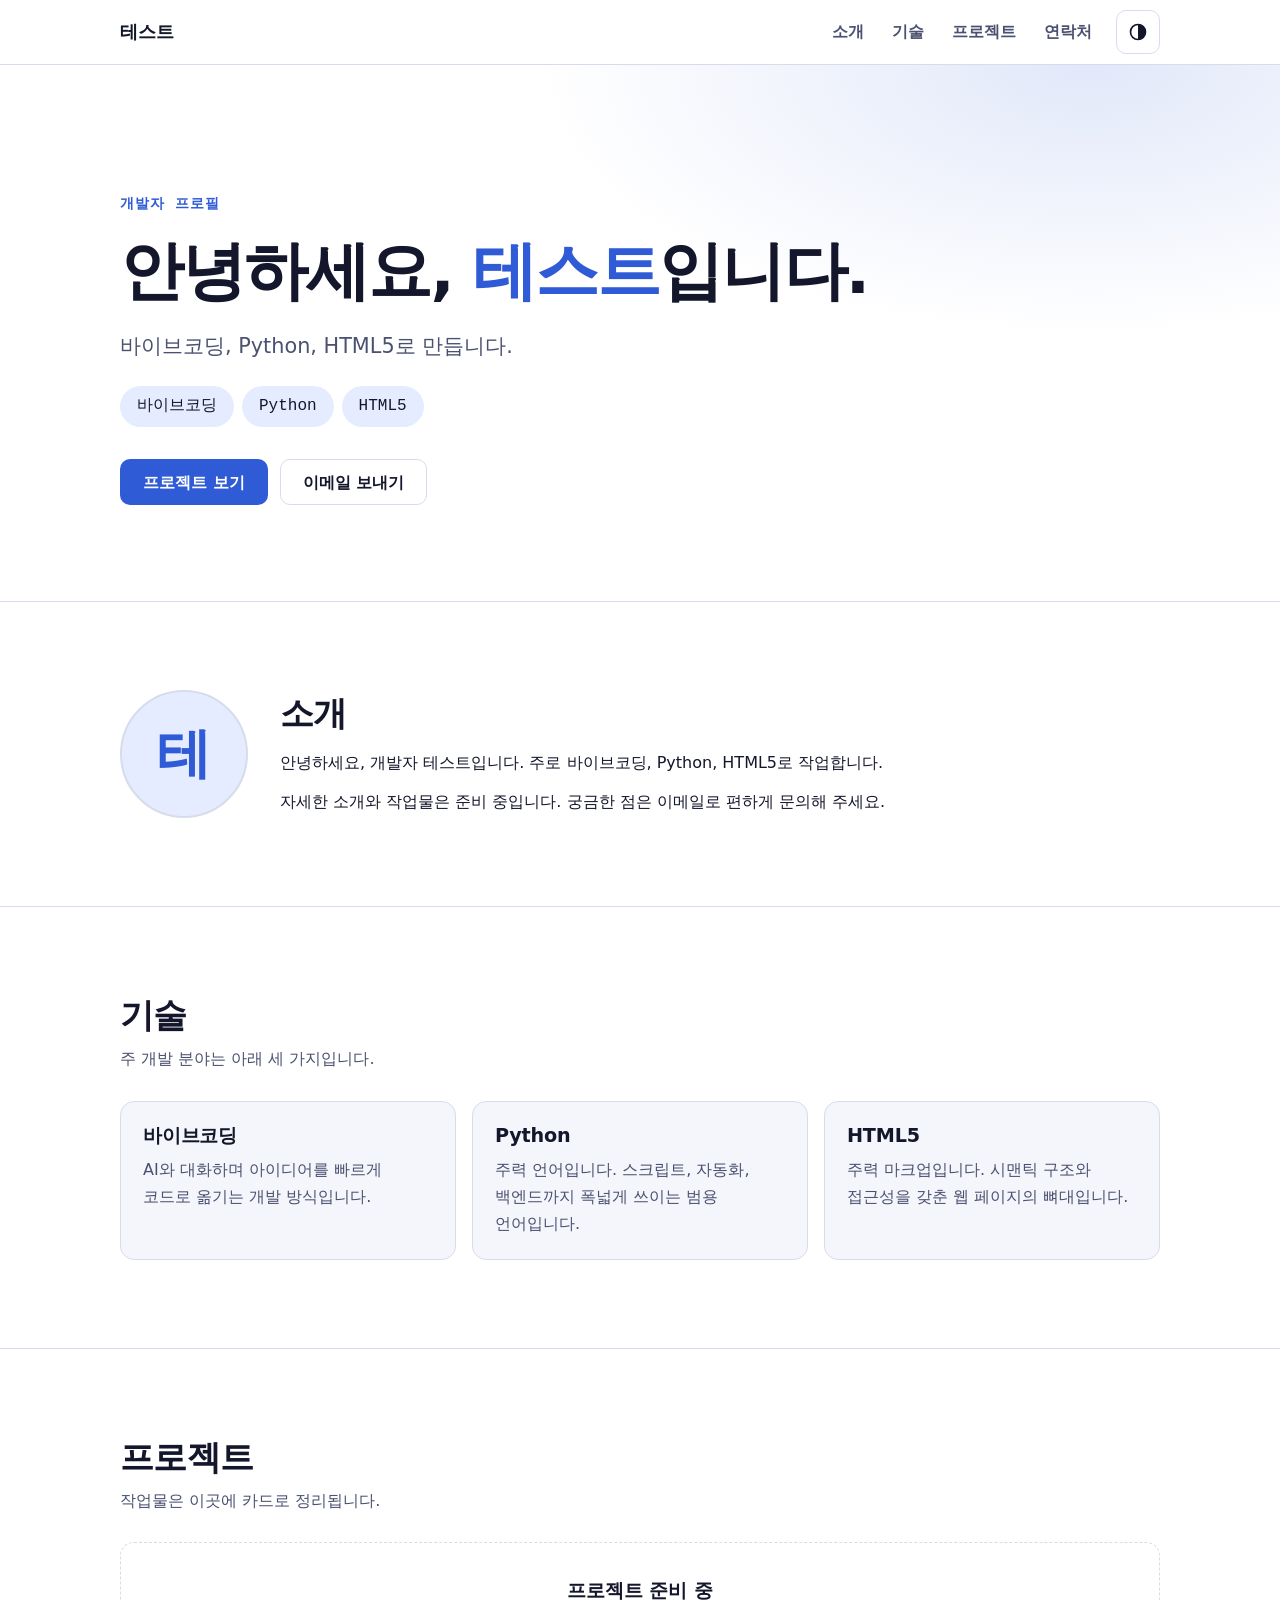
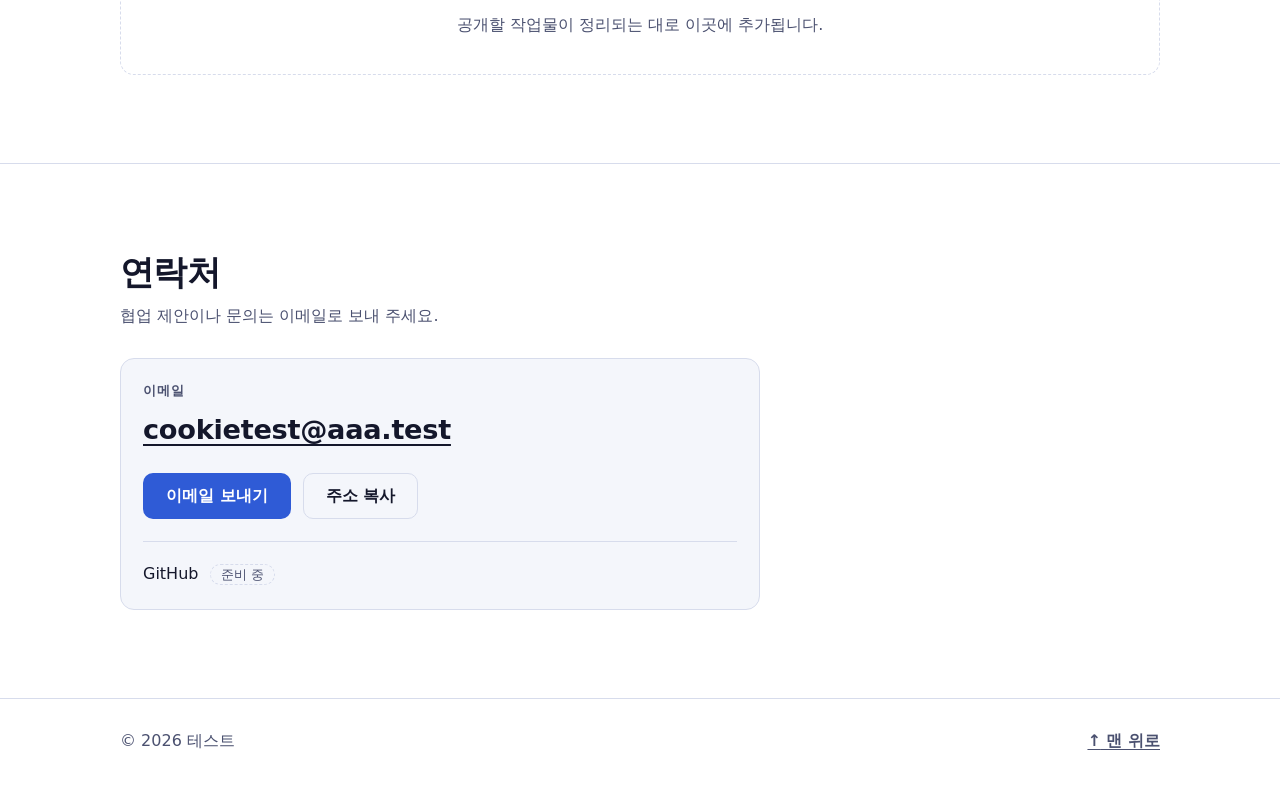
<file: DemoPort/index.html>
<!DOCTYPE html>
<html lang="ko">
<head>
  <meta charset="utf-8">
  <meta name="viewport" content="width=device-width, initial-scale=1">
  <title>테스트 | 바이브코딩 · Python · HTML5 개발자</title>
  <meta name="description" content="개발자 테스트의 프로필 사이트. 바이브코딩, Python, HTML5로 작업합니다.">
  <meta name="color-scheme" content="light dark">
  <meta name="theme-color" content="#ffffff" media="(prefers-color-scheme: light)">
  <meta name="theme-color" content="#0f1220" media="(prefers-color-scheme: dark)">

  <!-- Open Graph. og:image 는 배포 주소가 정해지면 절대 주소(https://…/assets/og-image.png)로 바꿔야 공유 미리보기가 안정적으로 뜬다. -->
  <meta property="og:type" content="website">
  <meta property="og:locale" content="ko_KR">
  <meta property="og:title" content="테스트 | 개발자 프로필">
  <meta property="og:description" content="바이브코딩, Python, HTML5로 작업하는 개발자 테스트의 프로필 사이트.">
  <meta property="og:image" content="assets/og-image.png">
  <meta property="og:image:width" content="1200">
  <meta property="og:image:height" content="630">
  <meta property="og:image:alt" content="테스트 — 바이브코딩 · Python · HTML5">
  <meta name="twitter:card" content="summary_large_image">

  <link rel="icon" href="assets/favicon.svg" type="image/svg+xml">
  <link rel="stylesheet" href="css/style.css">

  <!-- 화면이 그려지기 전에 실행해야 하는 아주 작은 스크립트: JS 사용 가능 표시 + 저장된 테마 복원 (깜빡임 방지) -->
  <script>
    (function () {
      var root = document.documentElement;
      root.classList.add('js');
      try {
        var saved = localStorage.getItem('demoport-theme');
        if (saved === 'light' || saved === 'dark') root.setAttribute('data-theme', saved);
      } catch (e) { /* 저장소를 못 써도 시스템 설정을 그대로 따른다 */ }
    })();
  </script>
  <script src="js/main.js" defer></script>
</head>

<body id="top">
  <a class="skip-link" href="#main">본문으로 건너뛰기</a>

  <header class="site-header" id="site-header">
    <div class="container header-inner">
      <a class="brand" href="#top">테스트</a>

      <nav class="site-nav" id="site-nav" aria-label="주 메뉴">
        <ul>
          <li><a href="#about">소개</a></li>
          <li><a href="#skills">기술</a></li>
          <li><a href="#projects">프로젝트</a></li>
          <li><a href="#contact">연락처</a></li>
        </ul>
      </nav>

      <div class="header-actions">
        <!-- 아래 두 버튼은 JavaScript 가 있을 때만 보인다 -->
        <button class="icon-btn theme-toggle" id="theme-toggle" type="button" aria-pressed="false">
          <svg viewBox="0 0 24 24" width="20" height="20" aria-hidden="true" focusable="false">
            <circle cx="12" cy="12" r="9" fill="none" stroke="currentColor" stroke-width="2"/>
            <path d="M12 3a9 9 0 0 1 0 18z" fill="currentColor"/>
          </svg>
          <span class="sr-only">다크 모드</span>
        </button>
        <button class="icon-btn menu-toggle" id="menu-toggle" type="button" aria-expanded="false" aria-controls="site-nav">
          <svg viewBox="0 0 24 24" width="20" height="20" aria-hidden="true" focusable="false">
            <path class="icon-menu" d="M4 7h16M4 12h16M4 17h16" fill="none" stroke="currentColor" stroke-width="2" stroke-linecap="round"/>
            <path class="icon-close" d="M6 6l12 12M18 6L6 18" fill="none" stroke="currentColor" stroke-width="2" stroke-linecap="round"/>
          </svg>
          <span class="sr-only">메뉴</span>
        </button>
      </div>
    </div>
  </header>

  <main id="main" tabindex="-1">

    <!-- ============================================================ 히어로 -->
    <section class="hero" aria-labelledby="hero-title">
      <div class="container">
        <p class="eyebrow">개발자 프로필</p>
        <h1 id="hero-title">안녕하세요, <span class="accent">테스트</span>입니다.</h1>
        <p class="lead">바이브코딩, Python, HTML5로 만듭니다.</p>

        <ul class="tags tags-lg" aria-label="주 개발 분야">
          <li>바이브코딩</li>
          <li>Python</li>
          <li>HTML5</li>
        </ul>

        <div class="actions">
          <a class="btn btn-primary" href="#projects">프로젝트 보기</a>
          <a class="btn btn-ghost" href="mailto:cookietest@aaa.test">이메일 보내기</a>
        </div>
      </div>
    </section>

    <!-- ============================================================ 소개 -->
    <section class="section" id="about" aria-labelledby="about-title">
      <div class="container about">
        <div class="avatar" aria-hidden="true">테</div>
        <div class="about-text">
          <h2 id="about-title">소개</h2>
          <p>안녕하세요, 개발자 테스트입니다. 주로 바이브코딩, Python, HTML5로 작업합니다.</p>
          <p>자세한 소개와 작업물은 준비 중입니다. 궁금한 점은 이메일로 편하게 문의해 주세요.</p>
        </div>
      </div>
    </section>

    <!-- ============================================================ 기술 -->
    <section class="section" id="skills" aria-labelledby="skills-title">
      <div class="container">
        <h2 id="skills-title">기술</h2>
        <p class="section-lead">주 개발 분야는 아래 세 가지입니다.</p>

        <ul class="skills">
          <li class="card skill">
            <h3>바이브코딩</h3>
            <p>AI와 대화하며 아이디어를 빠르게 코드로 옮기는 개발 방식입니다.</p>
          </li>
          <li class="card skill">
            <h3>Python</h3>
            <p>주력 언어입니다. 스크립트, 자동화, 백엔드까지 폭넓게 쓰이는 범용 언어입니다.</p>
          </li>
          <li class="card skill">
            <h3>HTML5</h3>
            <p>주력 마크업입니다. 시맨틱 구조와 접근성을 갖춘 웹 페이지의 뼈대입니다.</p>
          </li>
        </ul>
        <!-- 보조 기술(CSS3, JavaScript, Git 등)은 실제로 사용하는 것만 골라 아래처럼 추가한다.
        <ul class="tags" aria-label="보조 기술"><li>CSS3</li><li>JavaScript</li></ul>
        -->
      </div>
    </section>

    <!-- ============================================================ 프로젝트 -->
    <section class="section" id="projects" aria-labelledby="projects-title">
      <div class="container">
        <h2 id="projects-title">프로젝트</h2>
        <p class="section-lead">작업물은 이곳에 카드로 정리됩니다.</p>

        <ul class="cards">
          <li class="card card-empty">
            <h3>프로젝트 준비 중</h3>
            <p>공개할 작업물이 정리되는 대로 이곳에 추가됩니다.</p>
          </li>

          <!-- 프로젝트 카드 템플릿: 아래 <li> 블록을 복사해 내용만 바꾸면 카드가 늘어난다.
               (실제 프로젝트가 생기면 위의 "준비 중" 카드는 지운다)

          <li class="card">
            <article class="project">
              <h3>프로젝트 제목</h3>
              <p>한 줄 설명</p>
              <ul class="tags" aria-label="사용 기술"><li>Python</li><li>HTML5</li></ul>
              <p class="links">
                <a href="https://example.com/repo" target="_blank" rel="noopener noreferrer">프로젝트 제목 저장소 보기<span class="sr-only"> (새 탭)</span></a>
                <a href="https://example.com/demo" target="_blank" rel="noopener noreferrer">프로젝트 제목 데모 보기<span class="sr-only"> (새 탭)</span></a>
              </p>
            </article>
          </li>
          -->
        </ul>
      </div>
    </section>

    <!-- ============================================================ 연락처 -->
    <section class="section" id="contact" aria-labelledby="contact-title">
      <div class="container">
        <h2 id="contact-title">연락처</h2>
        <p class="section-lead">협업 제안이나 문의는 이메일로 보내 주세요.</p>

        <div class="card contact-card">
          <p class="contact-label">이메일</p>
          <p class="contact-mail"><a href="mailto:cookietest@aaa.test">cookietest@aaa.test</a></p>

          <div class="contact-actions">
            <a class="btn btn-primary" href="mailto:cookietest@aaa.test">이메일 보내기</a>
            <!-- 복사 버튼은 JavaScript 가 있을 때만 보인다 -->
            <button class="btn btn-ghost copy-btn" id="copy-btn" type="button" data-copy="cookietest@aaa.test">주소 복사</button>
            <span class="copy-status" id="copy-status" role="status" aria-live="polite"></span>
          </div>

          <ul class="links contact-links">
            <li>GitHub <span class="soon">준비 중</span></li>
          </ul>
        </div>
      </div>
    </section>

  </main>

  <footer class="site-footer">
    <div class="container footer-inner">
      <p>© <span id="year">2026</span> 테스트</p>
      <a href="#top"><span aria-hidden="true">↑</span> 맨 위로</a>
    </div>
  </footer>
</body>
</html>
</file>
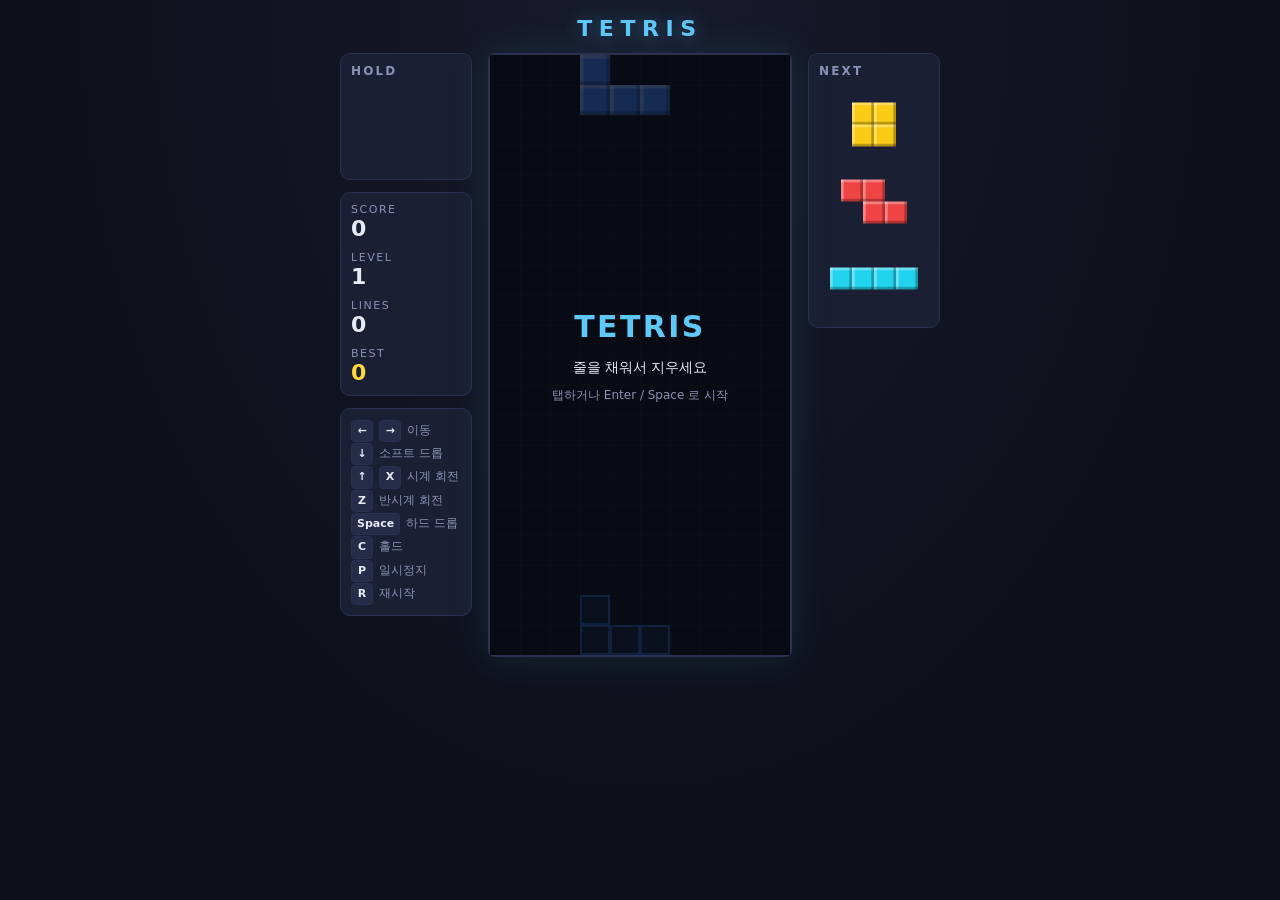
<file: Game01/tetris.html>
<!DOCTYPE html>
<html lang="ko">
<head>
<meta charset="UTF-8">
<meta name="viewport" content="width=device-width, initial-scale=1, viewport-fit=cover">
<title>테트리스</title>
<style>
  :root {
    --bg: #0d0f1a;
    --bg-2: #171a2b;
    --panel: #1b1f33;
    --panel-line: #2b3050;
    --fg: #e8ebf7;
    --muted: #8b92b3;
    --accent: #5ec8f8;
    --gold: #ffd93d;
    color-scheme: dark;
  }
  * { box-sizing: border-box; }
  html, body { height: 100%; margin: 0; }
  body {
    background: radial-gradient(ellipse at 50% 0%, var(--bg-2), var(--bg) 70%) fixed;
    color: var(--fg);
    font-family: "Segoe UI", "맑은 고딕", "Apple SD Gothic Neo", system-ui, sans-serif;
    display: flex;
    flex-direction: column;
    align-items: center;
    padding: 12px 16px 24px;
    -webkit-user-select: none;
    user-select: none;
  }
  h1.title {
    margin: 4px 0 12px;
    font-size: 22px;
    letter-spacing: .3em;
    color: var(--accent);
    text-shadow: 0 0 18px rgba(94, 200, 248, .45);
  }

  /* ---------------------------------------------------------- 레이아웃 */
  .game {
    display: flex;
    align-items: flex-start;
    justify-content: center;
    gap: 16px;
  }
  .side { width: 132px; display: flex; flex-direction: column; gap: 12px; }
  .panel {
    background: var(--panel);
    border: 1px solid var(--panel-line);
    border-radius: 10px;
    padding: 10px;
  }
  .panel h2 {
    margin: 0 0 8px;
    font-size: 12px;
    letter-spacing: .18em;
    color: var(--muted);
    font-weight: 600;
  }
  .panel canvas { display: block; width: 100%; height: auto; }

  .stat + .stat { margin-top: 10px; }
  .stat .label { font-size: 11px; letter-spacing: .14em; color: var(--muted); }
  .stat .value { font-size: 22px; font-weight: 700; font-variant-numeric: tabular-nums; }
  .stat.best .value { color: var(--gold); }

  .help { font-size: 12px; line-height: 1.85; color: var(--muted); }
  .help b {
    display: inline-block;
    min-width: 22px;
    padding: 0 5px;
    margin-right: 6px;
    text-align: center;
    color: var(--fg);
    background: #262b47;
    border: 1px solid var(--panel-line);
    border-radius: 4px;
    font-weight: 600;
    font-size: 11px;
  }

  .board-wrap {
    position: relative;
    border: 2px solid var(--panel-line);
    border-radius: 6px;
    box-shadow: 0 0 40px rgba(94, 200, 248, .12);
    line-height: 0;
  }
  #board {
    display: block;
    height: min(78vh, 600px);
    aspect-ratio: 1 / 2;
    width: auto;
    background: #0a0c16;
  }
  .overlay {
    position: absolute;
    inset: 0;
    display: flex;
    flex-direction: column;
    align-items: center;
    justify-content: center;
    gap: 10px;
    text-align: center;
    line-height: 1.4;
    background: rgba(8, 10, 20, .72);
    cursor: pointer;
  }
  .overlay.hidden { display: none; }
  .overlay .big { font-size: 30px; font-weight: 800; color: var(--accent); letter-spacing: .08em; }
  .overlay .sub { font-size: 14px; color: var(--fg); padding: 0 12px; }
  .overlay .hint { font-size: 12px; color: var(--muted); }

  /* ---------------------------------------------------------- 터치 버튼 */
  .touch {
    display: none;
    grid-template-columns: repeat(4, 1fr);
    gap: 8px;
    width: min(100%, 420px);
    margin-top: 14px;
  }
  .touch button {
    font: inherit;
    font-size: 20px;
    padding: 14px 0;
    color: var(--fg);
    background: var(--panel);
    border: 1px solid var(--panel-line);
    border-radius: 10px;
    touch-action: manipulation;
    -webkit-tap-highlight-color: transparent;
  }
  .touch button:active { background: #2a3050; }
  .touch button small { display: block; font-size: 10px; color: var(--muted); margin-top: 2px; }

  @media (pointer: coarse) {
    .touch { display: grid; }
    .help { display: none; }
  }
  @media (max-width: 700px) {
    body { padding: 8px 8px 20px; }
    h1.title { font-size: 18px; margin-bottom: 8px; }
    .game { gap: 8px; }
    .side { width: 76px; gap: 8px; }
    .panel { padding: 6px; }
    .stat .value { font-size: 15px; }
    .stat .label { font-size: 9px; letter-spacing: .08em; }
    .help { display: none; }
    /* 좁은 화면에서는 양옆 패널(76px×2)을 빼고 남는 가로폭에 맞춘다 (세로는 가로의 2배) */
    #board { width: min(calc(100vw - 200px), 30vh, 260px); height: auto; }
    .overlay .big { font-size: 22px; }
    .overlay .sub { font-size: 12px; }
  }
</style>
</head>
<body>
  <h1 class="title">TETRIS</h1>

  <main class="game">
    <aside class="side">
      <section class="panel">
        <h2>HOLD</h2>
        <canvas id="hold"></canvas>
      </section>
      <section class="panel">
        <div class="stat"><div class="label">SCORE</div><div class="value" id="score">0</div></div>
        <div class="stat"><div class="label">LEVEL</div><div class="value" id="level">1</div></div>
        <div class="stat"><div class="label">LINES</div><div class="value" id="lines">0</div></div>
        <div class="stat best"><div class="label">BEST</div><div class="value" id="best">0</div></div>
      </section>
      <section class="panel help">
        <div><b>←</b><b>→</b>이동</div>
        <div><b>↓</b>소프트 드롭</div>
        <div><b>↑</b><b>X</b>시계 회전</div>
        <div><b>Z</b>반시계 회전</div>
        <div><b>Space</b>하드 드롭</div>
        <div><b>C</b>홀드</div>
        <div><b>P</b>일시정지</div>
        <div><b>R</b>재시작</div>
      </section>
    </aside>

    <div class="board-wrap">
      <canvas id="board"></canvas>
      <div class="overlay" id="overlay">
        <div class="big" id="ovTitle"></div>
        <div class="sub" id="ovSub"></div>
        <div class="hint" id="ovHint"></div>
      </div>
    </div>

    <aside class="side">
      <section class="panel">
        <h2>NEXT</h2>
        <canvas id="next"></canvas>
      </section>
    </aside>
  </main>

  <div class="touch" aria-label="터치 조작">
    <button data-act="left">◀</button>
    <button data-act="down">▼<small>소프트</small></button>
    <button data-act="right">▶</button>
    <button data-act="hard">⤓<small>하드</small></button>
    <button data-act="ccw">↺</button>
    <button data-act="cw">↻</button>
    <button data-act="hold">HOLD</button>
    <button data-act="pause">||</button>
  </div>

<script>
(() => {
  'use strict';

  // ------------------------------------------------------------ 설정 값
  const COLS = 10, ROWS = 20, CELL = 30;
  const NEXT_COUNT = 3;
  const MINI = 24;                       // HOLD / NEXT 칸 크기
  const HOLD_W = 120, HOLD_H = 90;
  const NEXT_W = 120, NEXT_SLOT = 84;
  const CLEAR_MS = 260;                  // 줄이 사라지기 전 깜빡이는 시간
  const RESTART_GUARD_MS = 600;          // 게임 오버 직후 실수로 재시작되는 것을 막는다
  const LINE_SCORE = [0, 100, 300, 500, 800];   // 한 번에 지운 줄 수 → 기본 점수(× 레벨)
  const BEST_KEY = 'tetris-best-score';

  const COLORS = {
    I: '#22d3ee', O: '#facc15', T: '#a855f7', S: '#22c55e',
    Z: '#ef4444', J: '#3b82f6', L: '#f97316',
  };
  const SHAPES = {
    I: [[0,0,0,0], [1,1,1,1], [0,0,0,0], [0,0,0,0]],
    O: [[1,1], [1,1]],
    T: [[0,1,0], [1,1,1], [0,0,0]],
    S: [[0,1,1], [1,1,0], [0,0,0]],
    Z: [[1,1,0], [0,1,1], [0,0,0]],
    J: [[1,0,0], [1,1,1], [0,0,0]],
    L: [[0,0,1], [1,1,1], [0,0,0]],
  };
  // 회전 후 겹치면 차례로 시도하는 이동값(벽/바닥/다른 블록에서 밀어내기)
  const KICKS = [[0,0], [-1,0], [1,0], [0,-1], [-2,0], [2,0], [-1,-1], [1,-1]];

  const KEYMAP = {
    ArrowLeft: 'left', KeyA: 'left',
    ArrowRight: 'right', KeyD: 'right',
    ArrowDown: 'down', KeyS: 'down',
    ArrowUp: 'cw', KeyW: 'cw', KeyX: 'cw',
    KeyZ: 'ccw',
    Space: 'hard',
    KeyC: 'hold', ShiftLeft: 'hold', ShiftRight: 'hold',
    KeyP: 'pause', Escape: 'pause',
    Enter: 'start',
    KeyR: 'restart',
  };
  const REPEATABLE = new Set(['left', 'right', 'down']);   // 키를 누르고 있을 때 반복되는 동작

  // ------------------------------------------------------------ 화면 준비
  const $ = id => document.getElementById(id);

  function setupCanvas(canvas, w, h) {
    const dpr = window.devicePixelRatio || 1;
    canvas.width = Math.round(w * dpr);
    canvas.height = Math.round(h * dpr);
    const ctx = canvas.getContext('2d');
    ctx.scale(dpr, dpr);
    return ctx;
  }
  const bctx = setupCanvas($('board'), COLS * CELL, ROWS * CELL);
  const hctx = setupCanvas($('hold'), HOLD_W, HOLD_H);
  const nctx = setupCanvas($('next'), NEXT_W, NEXT_COUNT * NEXT_SLOT);

  const el = {
    score: $('score'), level: $('level'), lines: $('lines'), best: $('best'),
    overlay: $('overlay'), ovTitle: $('ovTitle'), ovSub: $('ovSub'), ovHint: $('ovHint'),
  };

  // ------------------------------------------------------------ 게임 상태
  let grid, cur, holdType, canHold, queue;
  let score, level, lines, best = 0;
  let state = 'ready';                 // ready | playing | paused | clearing | over
  let dropAcc = 0, clearRows = [], clearTimer = 0, overAt = 0, last = 0;

  try { best = Number(localStorage.getItem(BEST_KEY)) || 0; } catch (e) { /* 저장소를 못 써도 게임은 된다 */ }

  function forEachCell(m, fn) {
    for (let r = 0; r < m.length; r++)
      for (let c = 0; c < m[r].length; c++)
        if (m[r][c]) fn(r, c);
  }

  function shuffle(a) {
    for (let i = a.length - 1; i > 0; i--) {
      const j = Math.floor(Math.random() * (i + 1));
      [a[i], a[j]] = [a[j], a[i]];
    }
    return a;
  }

  // 7가지를 한 번씩 섞어서 내보내는 7-bag: 같은 블록이 오래 안 나오는 일이 없다
  function takeNext() {
    while (queue.length <= NEXT_COUNT) queue.push(...shuffle(Object.keys(SHAPES)));
    return queue.shift();
  }

  function makePiece(type) {
    const m = SHAPES[type].map(row => row.slice());
    const top = m.findIndex(row => row.some(Boolean));    // 위쪽 빈 줄은 판 밖으로 올려서 첫 줄에 붙인다
    return { type, m, x: Math.floor((COLS - m[0].length) / 2), y: -top };
  }

  function collide(m, x, y) {
    for (let r = 0; r < m.length; r++) {
      for (let c = 0; c < m[r].length; c++) {
        if (!m[r][c]) continue;
        const nx = x + c, ny = y + r;
        if (nx < 0 || nx >= COLS || ny >= ROWS) return true;
        if (ny >= 0 && grid[ny][nx]) return true;
      }
    }
    return false;
  }

  function rotateMatrix(m, dir) {
    const n = m.length;
    return m.map((_, r) => m.map((_, c) => (dir > 0 ? m[n - 1 - c][r] : m[c][n - 1 - r])));
  }

  function interval() {
    return Math.max(70, 800 - (level - 1) * 65);      // 레벨이 오를수록 빨리 떨어진다
  }

  function setState(s) {
    state = s;
    const o = el.overlay;
    o.classList.toggle('hidden', s === 'playing' || s === 'clearing');
    if (s === 'ready') {
      el.ovTitle.textContent = 'TETRIS';
      el.ovSub.textContent = '줄을 채워서 지우세요';
      el.ovHint.textContent = '탭하거나 Enter / Space 로 시작';
    } else if (s === 'paused') {
      el.ovTitle.textContent = '일시정지';
      el.ovSub.textContent = '';
      el.ovHint.textContent = '탭하거나 P / Enter 로 계속';
    } else if (s === 'over') {
      el.ovTitle.textContent = 'GAME OVER';
      el.ovSub.textContent = `점수 ${score.toLocaleString()}  ·  최고 ${best.toLocaleString()}`;
      el.ovHint.textContent = '탭하거나 Enter / R 로 다시 시작';
    }
  }

  // ------------------------------------------------------------ 게임 진행
  function reset() {
    grid = Array.from({ length: ROWS }, () => Array(COLS).fill(null));
    queue = [];
    holdType = null;
    score = 0; level = 1; lines = 0;
    dropAcc = 0; clearRows = []; clearTimer = 0;
    spawn();
  }

  function start() {
    reset();
    setState('playing');
  }

  function spawn() {
    cur = makePiece(takeNext());
    canHold = true;
    dropAcc = 0;
    if (collide(cur.m, cur.x, cur.y)) gameOver();
  }

  function gameOver() {
    if (score > best) {
      best = score;
      try { localStorage.setItem(BEST_KEY, String(best)); } catch (e) { /* 무시 */ }
    }
    overAt = performance.now();
    setState('over');
  }

  function move(dx, dy) {
    if (collide(cur.m, cur.x + dx, cur.y + dy)) return false;
    cur.x += dx;
    cur.y += dy;
    return true;
  }

  function rotate(dir) {
    if (cur.type === 'O') return;
    const nm = rotateMatrix(cur.m, dir);
    for (const [kx, ky] of KICKS) {
      if (!collide(nm, cur.x + kx, cur.y + ky)) {
        cur.m = nm;
        cur.x += kx;
        cur.y += ky;
        return;
      }
    }
  }

  function ghostY() {
    let y = cur.y;
    while (!collide(cur.m, cur.x, y + 1)) y++;
    return y;
  }

  function hardDrop() {
    const dist = ghostY() - cur.y;
    cur.y += dist;
    score += dist * 2;
    lock();
  }

  function softDrop() {
    if (move(0, 1)) {
      score += 1;
      dropAcc = 0;
    }
  }

  function hold() {
    if (!canHold) return;
    const prev = holdType;
    holdType = cur.type;
    cur = makePiece(prev || takeNext());
    canHold = false;
    dropAcc = 0;
    if (collide(cur.m, cur.x, cur.y)) gameOver();
  }

  function lock() {
    let toppedOut = false;
    forEachCell(cur.m, (r, c) => {
      const y = cur.y + r, x = cur.x + c;
      if (y < 0) toppedOut = true;
      else grid[y][x] = cur.type;
    });
    if (toppedOut) { gameOver(); return; }

    const full = [];
    for (let y = 0; y < ROWS; y++) if (grid[y].every(Boolean)) full.push(y);
    if (full.length) {
      clearRows = full;
      clearTimer = 0;
      cur = null;
      setState('clearing');
    } else {
      spawn();
    }
  }

  function finishClear() {
    const n = clearRows.length;
    grid = grid.filter((_, y) => !clearRows.includes(y));
    while (grid.length < ROWS) grid.unshift(Array(COLS).fill(null));
    lines += n;
    score += LINE_SCORE[n] * level;
    level = Math.floor(lines / 10) + 1;
    clearRows = [];
    setState('playing');
    spawn();
  }

  // ------------------------------------------------------------ 입력
  function act(a) {
    if (a === 'restart') { start(); return; }

    if (a === 'start' || (a === 'hard' && state === 'ready')) {
      if (state === 'ready') start();
      else if (state === 'over' && performance.now() - overAt > RESTART_GUARD_MS) start();
      else if (state === 'paused') setState('playing');
      return;
    }
    if (a === 'pause') {
      if (state === 'playing') setState('paused');
      else if (state === 'paused') setState('playing');
      return;
    }
    if (state !== 'playing') return;

    switch (a) {
      case 'left':  move(-1, 0); break;
      case 'right': move(1, 0); break;
      case 'down':  softDrop(); break;
      case 'cw':    rotate(1); break;
      case 'ccw':   rotate(-1); break;
      case 'hard':  hardDrop(); break;
      case 'hold':  hold(); break;
    }
  }

  document.addEventListener('keydown', e => {
    if (e.ctrlKey || e.metaKey || e.altKey) return;
    const a = KEYMAP[e.code];
    if (!a) return;
    e.preventDefault();
    if (e.repeat && !REPEATABLE.has(a)) return;
    act(a);
  });

  el.overlay.addEventListener('click', () => act('start'));

  document.querySelectorAll('[data-act]').forEach(btn => {
    let delay = null, repeat = null;
    const stop = () => { clearTimeout(delay); clearInterval(repeat); };
    btn.addEventListener('pointerdown', e => {
      e.preventDefault();
      const a = btn.dataset.act;
      act(a);
      if (REPEATABLE.has(a)) {
        delay = setTimeout(() => { repeat = setInterval(() => act(a), 60); }, 220);
      }
    });
    ['pointerup', 'pointerleave', 'pointercancel'].forEach(ev => btn.addEventListener(ev, stop));
  });

  // 창을 벗어나면 자동으로 일시정지
  const autoPause = () => { if (state === 'playing') setState('paused'); };
  window.addEventListener('blur', autoPause);
  document.addEventListener('visibilitychange', () => { if (document.hidden) autoPause(); });

  // ------------------------------------------------------------ 그리기
  function drawCell(ctx, x, y, size, color, alpha = 1) {
    ctx.globalAlpha = alpha;
    ctx.fillStyle = color;
    ctx.fillRect(x, y, size, size);
    const b = Math.max(2, size * 0.12);
    ctx.fillStyle = 'rgba(255,255,255,.34)';
    ctx.fillRect(x, y, size, b);
    ctx.fillRect(x, y, b, size);
    ctx.fillStyle = 'rgba(0,0,0,.28)';
    ctx.fillRect(x, y + size - b, size, b);
    ctx.fillRect(x + size - b, y, b, size);
    ctx.globalAlpha = 1;
  }

  function drawBoard() {
    const w = COLS * CELL, h = ROWS * CELL;
    bctx.fillStyle = '#0a0c16';
    bctx.fillRect(0, 0, w, h);

    bctx.strokeStyle = 'rgba(255,255,255,.045)';
    bctx.lineWidth = 1;
    bctx.beginPath();
    for (let x = 1; x < COLS; x++) { bctx.moveTo(x * CELL + .5, 0); bctx.lineTo(x * CELL + .5, h); }
    for (let y = 1; y < ROWS; y++) { bctx.moveTo(0, y * CELL + .5); bctx.lineTo(w, y * CELL + .5); }
    bctx.stroke();

    const flash = state === 'clearing' && Math.floor(clearTimer / 65) % 2 === 0;
    for (let y = 0; y < ROWS; y++) {
      const clearing = clearRows.includes(y);
      for (let x = 0; x < COLS; x++) {
        const t = grid[y][x];
        if (!t) continue;
        if (clearing) drawCell(bctx, x * CELL, y * CELL, CELL, flash ? '#ffffff' : COLORS[t], flash ? 1 : .55);
        else drawCell(bctx, x * CELL, y * CELL, CELL, COLORS[t]);
      }
    }

    if (cur && state !== 'over') {
      // 떨어질 자리를 미리 보여 주는 그림자
      const gy = ghostY();
      forEachCell(cur.m, (r, c) => {
        const px = (cur.x + c) * CELL, py = (gy + r) * CELL;
        if (gy + r < 0) return;
        bctx.globalAlpha = .14;
        bctx.fillStyle = COLORS[cur.type];
        bctx.fillRect(px, py, CELL, CELL);
        bctx.globalAlpha = .6;
        bctx.strokeStyle = COLORS[cur.type];
        bctx.lineWidth = 2;
        bctx.strokeRect(px + 1, py + 1, CELL - 2, CELL - 2);
        bctx.globalAlpha = 1;
      });
    }
    if (cur) {
      forEachCell(cur.m, (r, c) => {
        if (cur.y + r < 0) return;
        drawCell(bctx, (cur.x + c) * CELL, (cur.y + r) * CELL, CELL, COLORS[cur.type]);
      });
    }
  }

  // 작은 상자(x0,y0,w,h) 한가운데에 블록 하나를 그린다
  function drawMini(ctx, type, x0, y0, w, h, alpha = 1) {
    const m = SHAPES[type];
    let minR = 9, maxR = -1, minC = 9, maxC = -1;
    forEachCell(m, (r, c) => {
      minR = Math.min(minR, r); maxR = Math.max(maxR, r);
      minC = Math.min(minC, c); maxC = Math.max(maxC, c);
    });
    const ox = x0 + (w - (maxC - minC + 1) * MINI) / 2 - minC * MINI;
    const oy = y0 + (h - (maxR - minR + 1) * MINI) / 2 - minR * MINI;
    forEachCell(m, (r, c) => drawCell(ctx, ox + c * MINI, oy + r * MINI, MINI, COLORS[type], alpha));
  }

  function drawSide() {
    hctx.clearRect(0, 0, HOLD_W, HOLD_H);
    if (holdType) drawMini(hctx, holdType, 0, 0, HOLD_W, HOLD_H, canHold ? 1 : .35);

    nctx.clearRect(0, 0, NEXT_W, NEXT_COUNT * NEXT_SLOT);
    if (queue) {
      queue.slice(0, NEXT_COUNT).forEach((t, i) => drawMini(nctx, t, 0, i * NEXT_SLOT, NEXT_W, NEXT_SLOT));
    }
  }

  let hudKey = '';
  function updateHud() {
    const shownBest = Math.max(best, score || 0);
    const key = `${score}|${level}|${lines}|${shownBest}`;
    if (key === hudKey) return;
    hudKey = key;
    el.score.textContent = (score || 0).toLocaleString();
    el.level.textContent = level || 1;
    el.lines.textContent = lines || 0;
    el.best.textContent = shownBest.toLocaleString();
  }

  // ------------------------------------------------------------ 메인 루프
  // dt(ms)만큼 게임 시간을 진행한다 (그리기와 분리해 둔 순수 로직)
  function update(dt) {
    if (state === 'playing') {
      dropAcc += dt;
      const iv = interval();
      while (state === 'playing' && dropAcc >= iv) {
        dropAcc -= iv;
        if (!move(0, 1)) { lock(); break; }
      }
    } else if (state === 'clearing') {
      clearTimer += dt;
      if (clearTimer >= CLEAR_MS) finishClear();
    }
  }

  function frame(t) {
    update(Math.min(t - last, 100));         // 탭이 멈췄다 돌아와도 한꺼번에 떨어지지 않도록
    last = t;

    drawBoard();
    drawSide();
    updateHud();
    requestAnimationFrame(frame);
  }

  // 첫 화면: 빈 판 + 시작 안내
  reset();
  setState('ready');
  requestAnimationFrame(t => { last = t; frame(t); });
})();
</script>
</body>
</html>
</file>
<file: DemoPort/css/style.css>
/* DemoPort — 개발자 프로필 (prd.md 기준)
   구성: 토큰 → 기본 → 레이아웃 → 컴포넌트 → 섹션 → 반응형 → 움직임 줄이기 */

/* ------------------------------------------------------------ 디자인 토큰 */
:root {
  color-scheme: light;
  --bg: #ffffff;
  --surface: #f4f6fb;
  --line: #d7dcec;
  --text: #14172b;
  --muted: #4b5170;
  --accent: #2f5bd6;
  --on-accent: #ffffff;
  --accent-soft: #e6ecff;
  --focus: #1a3fb0;
  --glow: rgba(47, 91, 214, .14);
  --shadow: 0 1px 2px rgba(20, 23, 43, .06), 0 8px 24px rgba(20, 23, 43, .06);

  --radius: 14px;
  --header-h: 64px;
  --font: system-ui, -apple-system, "Segoe UI", "Apple SD Gothic Neo", "Malgun Gothic", "Noto Sans KR", sans-serif;
  --mono: ui-monospace, SFMono-Regular, Consolas, "Liberation Mono", monospace;
}

/* 다크: 시스템 설정을 따르되, 사용자가 직접 라이트를 고르면(data-theme="light") 적용하지 않는다 */
@media (prefers-color-scheme: dark) {
  :root:not([data-theme="light"]) {
    color-scheme: dark;
    --bg: #0f1220;
    --surface: #171b2e;
    --line: #2a3050;
    --text: #eef0fa;
    --muted: #a9afca;
    --accent: #8fb0ff;
    --on-accent: #0b1020;
    --accent-soft: #1f2a52;
    --focus: #ffd166;
    --glow: rgba(143, 176, 255, .16);
    --shadow: 0 1px 2px rgba(0, 0, 0, .4), 0 8px 24px rgba(0, 0, 0, .35);
  }
}
:root[data-theme="dark"] {
  color-scheme: dark;
  --bg: #0f1220;
  --surface: #171b2e;
  --line: #2a3050;
  --text: #eef0fa;
  --muted: #a9afca;
  --accent: #8fb0ff;
  --on-accent: #0b1020;
  --accent-soft: #1f2a52;
  --focus: #ffd166;
  --glow: rgba(143, 176, 255, .16);
  --shadow: 0 1px 2px rgba(0, 0, 0, .4), 0 8px 24px rgba(0, 0, 0, .35);
}

/* ------------------------------------------------------------ 기본 */
*, *::before, *::after { box-sizing: border-box; }

html {
  -webkit-text-size-adjust: 100%;
  scroll-padding-top: calc(var(--header-h) + 8px);   /* 고정 헤더에 섹션 제목이 가리지 않도록 */
}
@media (prefers-reduced-motion: no-preference) {
  html { scroll-behavior: smooth; }
}

body {
  margin: 0;
  background: var(--bg);
  color: var(--text);
  font-family: var(--font);
  font-size: 1rem;
  line-height: 1.7;
  word-break: keep-all;               /* 한글이 단어 중간에서 끊기지 않게 */
  overflow-wrap: anywhere;
}

h1, h2, h3 { margin: 0; line-height: 1.25; text-wrap: balance; }
p { margin: 0; }
ul { margin: 0; padding: 0; list-style: none; }

a { color: var(--accent); text-underline-offset: .2em; }
a:hover { text-decoration-thickness: 2px; }

:focus-visible {
  outline: 3px solid var(--focus);
  outline-offset: 3px;
  border-radius: 6px;
}
main:focus { outline: none; }

.sr-only {
  position: absolute;
  width: 1px; height: 1px;
  margin: -1px; padding: 0;
  overflow: hidden;
  clip: rect(0 0 0 0);
  white-space: nowrap;
  border: 0;
}

.skip-link {
  position: absolute;
  left: 12px; top: -60px;
  z-index: 100;
  padding: 10px 16px;
  background: var(--accent);
  color: var(--on-accent);
  font-weight: 700;
  border-radius: 8px;
  text-decoration: none;
}
.skip-link:focus { top: 12px; }

.container {
  width: 100%;
  max-width: 1080px;
  margin-inline: auto;
  padding-inline: 20px;
}

/* ------------------------------------------------------------ 헤더 / 내비게이션 */
.site-header {
  position: sticky;
  top: 0;
  z-index: 50;
  background: var(--bg);
  border-bottom: 1px solid var(--line);
}
@supports (background: color-mix(in srgb, red 50%, transparent)) {
  .site-header {
    background: color-mix(in srgb, var(--bg) 88%, transparent);
    -webkit-backdrop-filter: blur(10px);
    backdrop-filter: blur(10px);
  }
}

.header-inner {
  display: flex;
  align-items: center;
  gap: 12px;
  min-height: var(--header-h);
}

.brand {
  font-size: 1.125rem;
  font-weight: 800;
  letter-spacing: -.01em;
  color: var(--text);
  text-decoration: none;
}

.site-nav { margin-left: auto; }
.site-nav ul { display: flex; gap: 4px; }
.site-nav a {
  display: block;
  padding: 10px 12px;
  border-radius: 8px;
  color: var(--muted);
  font-weight: 600;
  text-decoration: none;
}
.site-nav a:hover { color: var(--text); background: var(--surface); }
.site-nav a[aria-current="location"] { color: var(--accent); background: var(--accent-soft); }

.header-actions { display: flex; gap: 8px; }

.icon-btn {
  display: none;                      /* JS 가 있을 때만 보여 준다 (아래 .js 규칙) */
  align-items: center;
  justify-content: center;
  width: 44px;
  height: 44px;
  padding: 0;
  color: var(--text);
  background: transparent;
  border: 1px solid var(--line);
  border-radius: 10px;
  cursor: pointer;
}
.icon-btn:hover { background: var(--surface); }
.js .theme-toggle { display: inline-flex; }
.menu-toggle .icon-close { display: none; }
.menu-toggle[aria-expanded="true"] .icon-menu { display: none; }
.menu-toggle[aria-expanded="true"] .icon-close { display: inline; }

/* ------------------------------------------------------------ 버튼 / 태그 / 카드 */
.btn {
  display: inline-flex;
  align-items: center;
  justify-content: center;
  min-height: 46px;
  padding: 10px 22px;
  font: inherit;
  font-weight: 700;
  line-height: 1.2;
  text-decoration: none;
  border: 1px solid transparent;
  border-radius: 10px;
  cursor: pointer;
  transition: transform .15s ease, background-color .15s ease, border-color .15s ease;
}
.btn:hover { text-decoration: none; transform: translateY(-1px); }
.btn-primary { background: var(--accent); color: var(--on-accent); }
.btn-primary:hover { filter: brightness(1.08); }
.btn-ghost { background: transparent; color: var(--text); border-color: var(--line); }
.btn-ghost:hover { background: var(--surface); border-color: var(--accent); }

.tags { display: flex; flex-wrap: wrap; gap: 8px; }
.tags li {
  padding: 4px 12px;
  font-family: var(--mono);
  font-size: .875rem;
  color: var(--text);
  background: var(--surface);
  border: 1px solid var(--line);
  border-radius: 999px;
}
.tags-lg li { padding: 6px 16px; font-size: 1rem; background: var(--accent-soft); border-color: transparent; }

.card {
  padding: 22px;
  background: var(--surface);
  border: 1px solid var(--line);
  border-radius: var(--radius);
}

/* ------------------------------------------------------------ 섹션 공통 */
.section { padding: clamp(48px, 8vw, 88px) 0; border-top: 1px solid var(--line); }
.section h2 { font-size: clamp(1.5rem, 1.1rem + 1.6vw, 2.1rem); letter-spacing: -.02em; }
.section-lead { margin: 8px 0 28px; color: var(--muted); }

/* ------------------------------------------------------------ 히어로 */
.hero {
  padding: clamp(56px, 12vw, 128px) 0 clamp(48px, 9vw, 96px);
  background: radial-gradient(60% 70% at 85% 0%, var(--glow), transparent 72%);
}
.eyebrow {
  margin-bottom: 14px;
  font-family: var(--mono);
  font-size: .875rem;
  font-weight: 600;
  letter-spacing: .08em;
  color: var(--accent);
}
.hero h1 {
  font-size: clamp(2.2rem, 1rem + 5.4vw, 4rem);
  font-weight: 800;
  letter-spacing: -.03em;
}
.accent { color: var(--accent); }
.lead {
  margin: 18px 0 22px;
  max-width: 34em;
  font-size: clamp(1.05rem, .95rem + .5vw, 1.3rem);
  color: var(--muted);
}
.hero .tags { margin-bottom: 32px; }
.actions { display: flex; flex-wrap: wrap; gap: 12px; }

/* ------------------------------------------------------------ 소개 */
.about { display: grid; grid-template-columns: auto 1fr; gap: 32px; align-items: center; }
.about-text p { margin-top: 12px; max-width: 38em; }
.about-text h2 + p { margin-top: 14px; }
.avatar {
  display: grid;
  place-items: center;
  width: 128px;
  height: 128px;
  font-size: 3.4rem;
  font-weight: 800;
  color: var(--accent);
  background: var(--accent-soft);
  border: 2px solid var(--line);
  border-radius: 50%;
}

/* ------------------------------------------------------------ 기술 */
.skills { display: grid; grid-template-columns: repeat(3, 1fr); gap: 16px; }
.skill h3 { font-size: 1.35rem; margin-bottom: 8px; letter-spacing: -.01em; }
.skill p { color: var(--muted); }
.skill { transition: transform .2s ease, border-color .2s ease; }
.skill:hover { transform: translateY(-3px); border-color: var(--accent); }

/* ------------------------------------------------------------ 프로젝트 */
.cards { display: grid; grid-template-columns: repeat(auto-fill, minmax(280px, 1fr)); gap: 16px; }
.card h3 { font-size: 1.2rem; margin-bottom: 8px; }
.card-empty {
  grid-column: 1 / -1;
  padding: 36px 22px;
  text-align: center;
  background: transparent;
  border-style: dashed;
}
.card-empty p { color: var(--muted); }
.project .tags { margin: 14px 0; }
.links { display: flex; flex-wrap: wrap; gap: 8px 18px; }
.links a { font-weight: 600; }

/* ------------------------------------------------------------ 연락처 */
.contact-card { max-width: 640px; }
.contact-label { font-family: var(--mono); font-size: .8125rem; font-weight: 600; letter-spacing: .08em; color: var(--muted); }
.contact-mail { margin: 4px 0 20px; font-size: clamp(1.15rem, .9rem + 1.6vw, 1.7rem); font-weight: 800; letter-spacing: -.01em; }
.contact-mail a { color: var(--text); }
.contact-mail a:hover { color: var(--accent); }
.contact-actions { display: flex; flex-wrap: wrap; align-items: center; gap: 12px; }
.js .copy-btn { display: inline-flex; }
.copy-btn { display: none; }
.copy-status { min-height: 1.5em; font-size: .9375rem; font-weight: 600; color: var(--accent); }
.contact-links { margin-top: 22px; padding-top: 18px; border-top: 1px solid var(--line); }
.soon {
  margin-left: 6px;
  padding: 2px 10px;
  font-size: .8125rem;
  color: var(--muted);
  border: 1px dashed var(--line);
  border-radius: 999px;
}

/* ------------------------------------------------------------ 푸터 */
.site-footer { padding: 28px 0 40px; border-top: 1px solid var(--line); color: var(--muted); }
.footer-inner { display: flex; flex-wrap: wrap; align-items: center; justify-content: space-between; gap: 12px; }
.site-footer a { color: var(--muted); font-weight: 600; }
.site-footer a:hover { color: var(--accent); }

/* ------------------------------------------------------------ 반응형 (PRD 5.3: 모바일 ~640 / 태블릿 ~1024) */
@media (max-width: 1024px) {
  .container { padding-inline: 24px; }
}

@media (max-width: 640px) {
  .container { padding-inline: 16px; }

  /* 헤더: 메뉴가 접힌다 (JS 가 없으면 아래 줄에 그대로 펼쳐 둔다) */
  .header-inner { flex-wrap: wrap; row-gap: 0; }
  .header-actions { margin-left: auto; }
  .site-nav { order: 3; width: 100%; margin-left: 0; padding-bottom: 8px; }
  .site-nav ul { flex-wrap: wrap; }
  html:not(.js) .site-header { position: static; }

  .js .menu-toggle { display: inline-flex; }
  .js .site-nav {
    display: none;
    position: absolute;
    top: 100%; left: 0; right: 0;
    padding: 8px 16px 14px;
    background: var(--bg);
    border-bottom: 1px solid var(--line);
    box-shadow: var(--shadow);
  }
  .js .site-header.is-open .site-nav { display: block; }
  .js .site-nav ul { flex-direction: column; gap: 2px; }
  .js .site-nav a { padding: 14px 12px; }

  .about { grid-template-columns: 1fr; gap: 20px; }
  .avatar { width: 96px; height: 96px; font-size: 2.6rem; }

  /* 기술 카드는 2열 (세 번째 카드는 한 줄을 다 쓴다) */
  .skills { grid-template-columns: repeat(2, 1fr); gap: 12px; }
  .skills > li:last-child:nth-child(odd) { grid-column: 1 / -1; }
  .skill { padding: 16px; }
  .skill h3 { font-size: 1.15rem; }

  .actions .btn, .contact-actions .btn { flex: 1 1 auto; }
}

/* 아주 좁은 화면(320px 안팎)에서는 기술 카드를 1열로 */
@media (max-width: 359px) {
  .skills { grid-template-columns: 1fr; }
}

/* ------------------------------------------------------------ 움직임 줄이기 설정 존중 */
@media (prefers-reduced-motion: reduce) {
  *, *::before, *::after {
    transition: none !important;
    animation: none !important;
    scroll-behavior: auto !important;
  }
  .btn:hover, .skill:hover { transform: none; }
}
</file>
